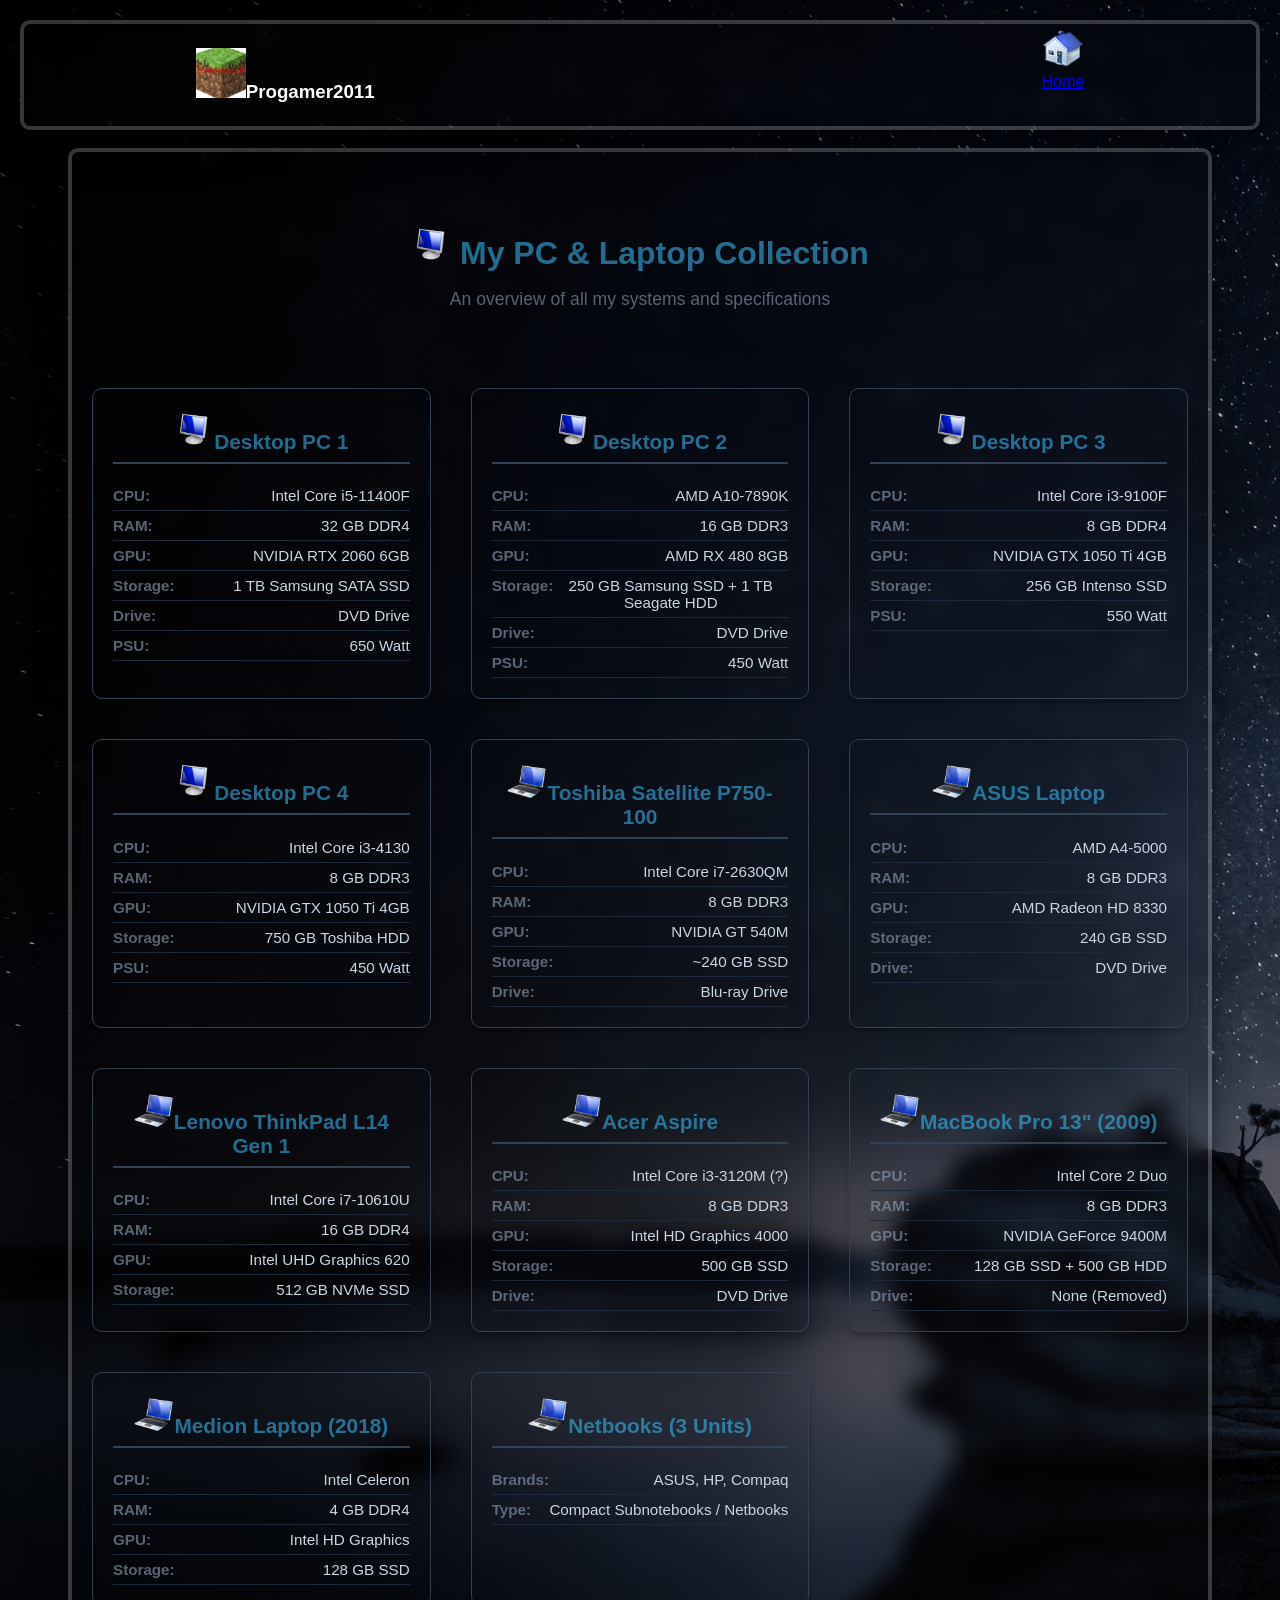
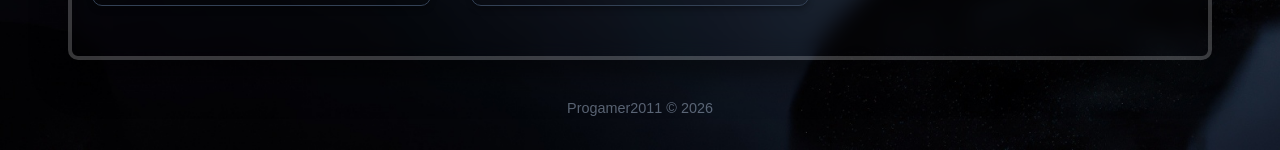
<file: index.html>
<!DOCTYPE html>
<html lang="en">
<head>
    <meta charset="UTF-8">
    <meta name="viewport" content="width=device-width, initial-scale=1.0">
    <title>My Hardware Collection</title>
    <link rel="stylesheet" href="style.css">
    <link rel="icon" type="image/webp" href="icon/favicon.png">
</head>
<body>
     <nav>
        <h3><img src="icon/c4.webp" height="50px" width="50px">Progamer2011</h3>
        <br>
        <a href="#"><img src="icon/home.webp" height="40px" width="40px"><br>Home</a>
        
        
    </nav> <br>
    <div class="container">
    <header>
        <h1><img src="icon/comp.webp" height="40px" width="40px"> My PC & Laptop Collection</h1>
        <p class="subtitle">An overview of all my systems and specifications</p>
    </header>

    <div class="grid">

        <!-- PC 1 -->
        <div class="card">
            <h2><img src="icon/comp.webp" height="40px" width="40px">Desktop PC 1</h2>
            <ul>
                <li><span class="label">CPU:</span> Intel Core i5-11400F</li>
                <li><span class="label">RAM:</span> 32 GB DDR4</li>
                <li><span class="label">GPU:</span> NVIDIA RTX 2060 6GB</li>
                <li><span class="label">Storage:</span> 1 TB Samsung SATA SSD</li>
                <li><span class="label">Drive:</span> DVD Drive</li>
                <li><span class="label">PSU:</span> 650 Watt</li>
            </ul>
        </div>

        <!-- PC 2 -->
        <div class="card">
            <h2><img src="icon/comp.webp" height="40px" width="40px">Desktop PC 2</h2>
            <ul>
                <li><span class="label">CPU:</span> AMD A10-7890K</li>
                <li><span class="label">RAM:</span> 16 GB DDR3</li>
                <li><span class="label">GPU:</span> AMD RX 480 8GB</li>
                <li><span class="label">Storage:</span> 250 GB Samsung SSD + 1 TB Seagate HDD</li>
                <li><span class="label">Drive:</span> DVD Drive</li>
                <li><span class="label">PSU:</span> 450 Watt</li>
            </ul>
        </div>

        <!-- PC 3 -->
        <div class="card">
            <h2><img src="icon/comp.webp" height="40px" width="40px">Desktop PC 3</h2>
            <ul>
                <li><span class="label">CPU:</span> Intel Core i3-9100F</li>
                <li><span class="label">RAM:</span> 8 GB DDR4</li>
                <li><span class="label">GPU:</span> NVIDIA GTX 1050 Ti 4GB</li>
                <li><span class="label">Storage:</span> 256 GB Intenso SSD</li>
                <li><span class="label">PSU:</span> 550 Watt</li>
            </ul>
        </div>

        <!-- PC 4 -->
        <div class="card">
            <h2><img src="icon/comp.webp" height="40px" width="40px">Desktop PC 4</h2>
            <ul>
                <li><span class="label">CPU:</span> Intel Core i3-4130</li>
                <li><span class="label">RAM:</span> 8 GB DDR3</li>
                <li><span class="label">GPU:</span> NVIDIA GTX 1050 Ti 4GB</li>
                <li><span class="label">Storage:</span> 750 GB Toshiba HDD</li>
                <li><span class="label">PSU:</span> 450 Watt</li>
            </ul>
        </div>

        <!-- Toshiba Laptop -->
        <div class="card">
            <h2><img src="icon/lap.webp" height="40px" width="40px">Toshiba Satellite P750-100</h2>
            <ul>
                <li><span class="label">CPU:</span> Intel Core i7-2630QM</li>
                <li><span class="label">RAM:</span> 8 GB DDR3</li>
                <li><span class="label">GPU:</span> NVIDIA GT 540M</li>
                <li><span class="label">Storage:</span> ~240 GB SSD</li>
                <li><span class="label">Drive:</span> Blu-ray Drive</li>
            </ul>
        </div>

        <!-- Asus Laptop -->
        <div class="card">
            <h2><img src="icon/lap.webp" height="40px" width="40px">ASUS Laptop</h2>
            <ul>
                <li><span class="label">CPU:</span> AMD A4-5000</li>
                <li><span class="label">RAM:</span> 8 GB DDR3</li>
                <li><span class="label">GPU:</span> AMD Radeon HD 8330</li>
                <li><span class="label">Storage:</span> 240 GB SSD</li>
                <li><span class="label">Drive:</span> DVD Drive</li>
            </ul>
        </div>

        <!-- ThinkPad L14 -->
        <div class="card">
            <h2><img src="icon/lap.webp" height="40px" width="40px">Lenovo ThinkPad L14 Gen 1</h2>
            <ul>
                <li><span class="label">CPU:</span> Intel Core i7-10610U</li>
                <li><span class="label">RAM:</span> 16 GB DDR4</li>
                <li><span class="label">GPU:</span> Intel UHD Graphics 620</li>
                <li><span class="label">Storage:</span> 512 GB NVMe SSD</li>
            </ul>
        </div>

        <!-- Acer Aspire -->
        <div class="card">
            <h2><img src="icon/lap.webp" height="40px" width="40px">Acer Aspire</h2>
            <ul>
                <li><span class="label">CPU:</span> Intel Core i3-3120M (?)</li>
                <li><span class="label">RAM:</span> 8 GB DDR3</li>
                <li><span class="label">GPU:</span> Intel HD Graphics 4000</li>
                <li><span class="label">Storage:</span> 500 GB SSD</li>
                <li><span class="label">Drive:</span> DVD Drive</li>
            </ul>
        </div>

        <!-- MacBook Pro 2009 -->
        <div class="card">
            <h2><img src="icon/lap.webp" height="40px" width="40px">MacBook Pro 13" (2009)</h2>
            <ul>
                <li><span class="label">CPU:</span> Intel Core 2 Duo</li>
                <li><span class="label">RAM:</span> 8 GB DDR3</li>
                <li><span class="label">GPU:</span> NVIDIA GeForce 9400M</li>
                <li><span class="label">Storage:</span> 128 GB SSD + 500 GB HDD</li>
                <li><span class="label">Drive:</span> None (Removed)</li>
            </ul>
        </div>

        <!-- Medion 2018 -->
        <div class="card">
            <h2><img src="icon/lap.webp" height="40px" width="40px">Medion Laptop (2018)</h2>
            <ul>
                <li><span class="label">CPU:</span> Intel Celeron</li>
                <li><span class="label">RAM:</span> 4 GB DDR4</li>
                <li><span class="label">GPU:</span> Intel HD Graphics</li>
                <li><span class="label">Storage:</span> 128 GB SSD</li>
            </ul>
        </div>

        <!-- Netbooks -->
        <div class="card">
            <h2><img src="icon/lap.webp" height="40px" width="40px">Netbooks (3 Units)</h2>
            <ul>
                <li><span class="label">Brands:</span> ASUS, HP, Compaq</li>
                <li><span class="label">Type:</span> Compact Subnotebooks / Netbooks</li>
            </ul>
        </div>

    </div>
    
    </div>

    <footer>
        <p>Progamer2011 © 2026</p>
    </footer>

</body>
</html>
</file>
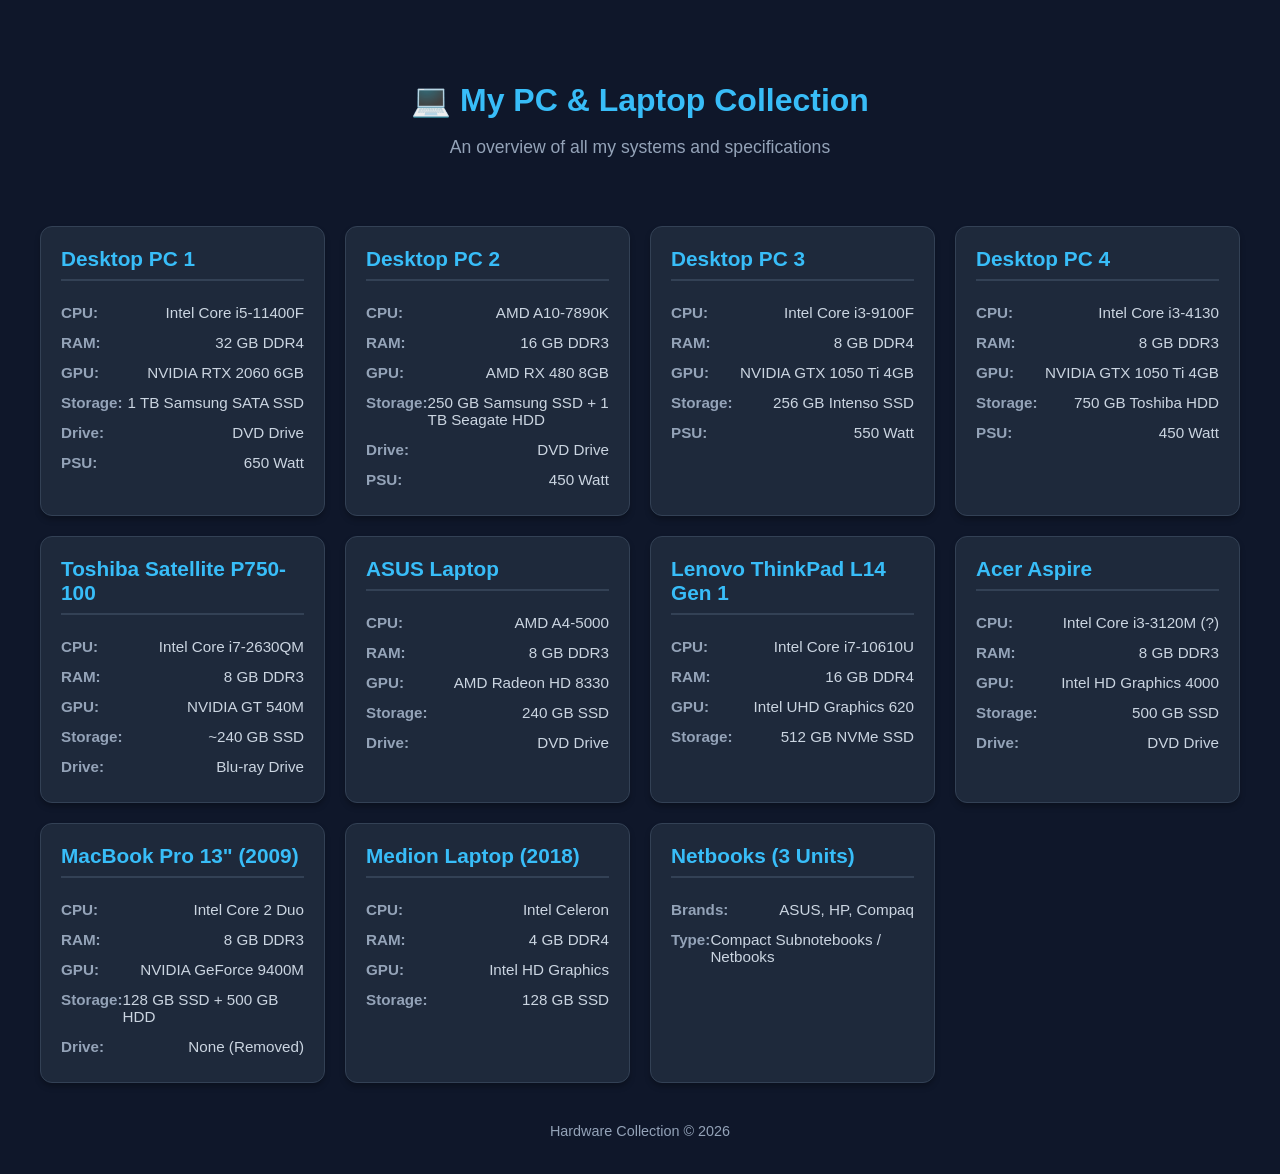
<file: test.html>
<!DOCTYPE html>
<html lang="en">
<head>
    <meta charset="UTF-8">
    <meta name="viewport" content="width=device-width, initial-scale=1.0">
    <title>My Hardware Collection</title>
    <style>
        :root {
            --bg-color: #0f172a;
            --card-bg: #1e293b;
            --accent: #38bdf8;
            --text: #f8fafc;
            --text-muted: #94a3b8;
        }

        body {
            font-family: 'Segoe UI', Tahoma, Geneva, Verdana, sans-serif;
            background-color: var(--bg-color);
            color: var(--text);
            margin: 0;
            padding: 20px;
        }

        header {
            text-align: center;
            padding: 40px 0 20px;
        }

        h1 {
            color: var(--accent);
            margin-bottom: 8px;
        }

        p.subtitle {
            color: var(--text-muted);
            font-size: 1.1rem;
        }

        .grid {
            display: grid;
            grid-template-columns: repeat(auto-fit, minmax(280px, 1fr));
            gap: 20px;
            max-width: 1200px;
            margin: 30px auto;
        }

        .card {
            background-color: var(--card-bg);
            border-radius: 12px;
            padding: 20px;
            box-shadow: 0 4px 6px -1px rgba(0, 0, 0, 0.3);
            border: 1px solid #334155;
        }

        .card h2 {
            margin-top: 0;
            font-size: 1.3rem;
            color: var(--accent);
            border-bottom: 2px solid #334155;
            padding-bottom: 8px;
        }

        .card ul {
            list-style: none;
            padding: 0;
            margin: 0;
        }

        .card li {
            padding: 6px 0;
            color: #cbd5e1;
            font-size: 0.95rem;
            display: flex;
            justify-content: space-between;
            border-bottom: 1px solid #1e293b;
        }

        .card li span.label {
            color: var(--text-muted);
            font-weight: 600;
        }

        footer {
            text-align: center;
            margin-top: 40px;
            color: var(--text-muted);
            font-size: 0.9rem;
        }
    </style>
</head>
<body>

    <header>
        <h1>💻 My PC & Laptop Collection</h1>
        <p class="subtitle">An overview of all my systems and specifications</p>
    </header>

    <div class="grid">

        <!-- PC 1 -->
        <div class="card">
            <h2>Desktop PC 1</h2>
            <ul>
                <li><span class="label">CPU:</span> Intel Core i5-11400F</li>
                <li><span class="label">RAM:</span> 32 GB DDR4</li>
                <li><span class="label">GPU:</span> NVIDIA RTX 2060 6GB</li>
                <li><span class="label">Storage:</span> 1 TB Samsung SATA SSD</li>
                <li><span class="label">Drive:</span> DVD Drive</li>
                <li><span class="label">PSU:</span> 650 Watt</li>
            </ul>
        </div>

        <!-- PC 2 -->
        <div class="card">
            <h2>Desktop PC 2</h2>
            <ul>
                <li><span class="label">CPU:</span> AMD A10-7890K</li>
                <li><span class="label">RAM:</span> 16 GB DDR3</li>
                <li><span class="label">GPU:</span> AMD RX 480 8GB</li>
                <li><span class="label">Storage:</span> 250 GB Samsung SSD + 1 TB Seagate HDD</li>
                <li><span class="label">Drive:</span> DVD Drive</li>
                <li><span class="label">PSU:</span> 450 Watt</li>
            </ul>
        </div>

        <!-- PC 3 -->
        <div class="card">
            <h2>Desktop PC 3</h2>
            <ul>
                <li><span class="label">CPU:</span> Intel Core i3-9100F</li>
                <li><span class="label">RAM:</span> 8 GB DDR4</li>
                <li><span class="label">GPU:</span> NVIDIA GTX 1050 Ti 4GB</li>
                <li><span class="label">Storage:</span> 256 GB Intenso SSD</li>
                <li><span class="label">PSU:</span> 550 Watt</li>
            </ul>
        </div>

        <!-- PC 4 -->
        <div class="card">
            <h2>Desktop PC 4</h2>
            <ul>
                <li><span class="label">CPU:</span> Intel Core i3-4130</li>
                <li><span class="label">RAM:</span> 8 GB DDR3</li>
                <li><span class="label">GPU:</span> NVIDIA GTX 1050 Ti 4GB</li>
                <li><span class="label">Storage:</span> 750 GB Toshiba HDD</li>
                <li><span class="label">PSU:</span> 450 Watt</li>
            </ul>
        </div>

        <!-- Toshiba Laptop -->
        <div class="card">
            <h2>Toshiba Satellite P750-100</h2>
            <ul>
                <li><span class="label">CPU:</span> Intel Core i7-2630QM</li>
                <li><span class="label">RAM:</span> 8 GB DDR3</li>
                <li><span class="label">GPU:</span> NVIDIA GT 540M</li>
                <li><span class="label">Storage:</span> ~240 GB SSD</li>
                <li><span class="label">Drive:</span> Blu-ray Drive</li>
            </ul>
        </div>

        <!-- Asus Laptop -->
        <div class="card">
            <h2>ASUS Laptop</h2>
            <ul>
                <li><span class="label">CPU:</span> AMD A4-5000</li>
                <li><span class="label">RAM:</span> 8 GB DDR3</li>
                <li><span class="label">GPU:</span> AMD Radeon HD 8330</li>
                <li><span class="label">Storage:</span> 240 GB SSD</li>
                <li><span class="label">Drive:</span> DVD Drive</li>
            </ul>
        </div>

        <!-- ThinkPad L14 -->
        <div class="card">
            <h2>Lenovo ThinkPad L14 Gen 1</h2>
            <ul>
                <li><span class="label">CPU:</span> Intel Core i7-10610U</li>
                <li><span class="label">RAM:</span> 16 GB DDR4</li>
                <li><span class="label">GPU:</span> Intel UHD Graphics 620</li>
                <li><span class="label">Storage:</span> 512 GB NVMe SSD</li>
            </ul>
        </div>

        <!-- Acer Aspire -->
        <div class="card">
            <h2>Acer Aspire</h2>
            <ul>
                <li><span class="label">CPU:</span> Intel Core i3-3120M (?)</li>
                <li><span class="label">RAM:</span> 8 GB DDR3</li>
                <li><span class="label">GPU:</span> Intel HD Graphics 4000</li>
                <li><span class="label">Storage:</span> 500 GB SSD</li>
                <li><span class="label">Drive:</span> DVD Drive</li>
            </ul>
        </div>

        <!-- MacBook Pro 2009 -->
        <div class="card">
            <h2>MacBook Pro 13" (2009)</h2>
            <ul>
                <li><span class="label">CPU:</span> Intel Core 2 Duo</li>
                <li><span class="label">RAM:</span> 8 GB DDR3</li>
                <li><span class="label">GPU:</span> NVIDIA GeForce 9400M</li>
                <li><span class="label">Storage:</span> 128 GB SSD + 500 GB HDD</li>
                <li><span class="label">Drive:</span> None (Removed)</li>
            </ul>
        </div>

        <!-- Medion 2018 -->
        <div class="card">
            <h2>Medion Laptop (2018)</h2>
            <ul>
                <li><span class="label">CPU:</span> Intel Celeron</li>
                <li><span class="label">RAM:</span> 4 GB DDR4</li>
                <li><span class="label">GPU:</span> Intel HD Graphics</li>
                <li><span class="label">Storage:</span> 128 GB SSD</li>
            </ul>
        </div>

        <!-- Netbooks -->
        <div class="card">
            <h2>Netbooks (3 Units)</h2>
            <ul>
                <li><span class="label">Brands:</span> ASUS, HP, Compaq</li>
                <li><span class="label">Type:</span> Compact Subnotebooks / Netbooks</li>
            </ul>
        </div>

    </div>

    <footer>
        <p>Hardware Collection © 2026</p>
    </footer>

</body>
</html>
</file>
<file: style.css>
:root {
            --bg-color: #0f172a;
            --card-bg: #1e293b;
            --accent: #38bff88f;
            --text: #f8fafc9f;
            --text-muted: #94a3b898;
        }
nav {
    box-shadow: rgba(0, 0, 0, 0.3) 0px 19px 38px, rgba(0, 0, 0, 0.22) 0px 15px 12px;
    backdrop-filter: blur(10px);
    border-radius: 10px;
    color: rgb(255, 255, 255);
    display: flex;
    justify-content: space-around;
    padding: 5px;
     border: 4px solid rgba(255, 255, 255, 0.212);
}
 
        body {
            font-family: 'Segoe UI', Tahoma, Geneva, Verdana, sans-serif;
            background-color: var(--bg-color);
            color: var(--text);
            margin: 0;
            padding: 20px;
            background-image: url(background.jpg);
            background-size: cover;
            text-align: center;
    justify-content: center ;
    background-size: cover;
    font-family: Arial, sans-serif;
        }

        .container {
    box-shadow: rgba(0, 0, 0, 0.3) 0px 19px 38px, rgba(0, 0, 0, 0.22) 0px 15px 12px;
    border-radius: 10px;
    backdrop-filter: blur(10px);
    background-size: cover;
    margin: auto;
    width: 90%;
    padding: 10px;
    border: 4px solid rgba(255, 255, 255, 0.212);
}
        header {
            text-align: center;
            padding: 40px 0 20px;
        }

        h1 {
            color: var(--accent);
            margin-bottom: 8px;
        }

        p.subtitle {
            color: var(--text-muted);
            font-size: 1.1rem;
        }

        .grid {
            display: grid;
            grid-template-columns: repeat(auto-fit, minmax(280px, 1fr));
            gap: 20px;
            max-width: 1200px;
            margin: 30px auto;
        }

        .card {
            border-radius: 12px;
                margin: 10px;
    text-align: center;
border-radius: 10px;
 box-shadow: rgba(0, 0, 0, 0.3) 0px 19px 38px, rgba(0, 0, 0, 0.22) 0px 15px 12px;
    backdrop-filter: blur(10px);
border: 4px solid rgba(255, 255, 255, 0.212);
            padding: 20px;
            box-shadow: 0 4px 6px -1px rgba(0, 0, 0, 0.3);
            border: 1px solid #334155;
        }

        .card h2 {
            margin-top: 0;
            font-size: 1.3rem;
            color: var(--accent);
            border-bottom: 2px solid #334155;
            padding-bottom: 8px;
        }

        .card ul {
            list-style: none;
            padding: 0;
            margin: 0;
        }

        .card li {
            padding: 6px 0;
            color: #cbd5e1;
            font-size: 0.95rem;
            display: flex;
            justify-content: space-between;
            border-bottom: 1px solid #1e293b;
        }

        .card li span.label {
            color: var(--text-muted);
            font-weight: 600;
        }

        footer {
            text-align: center;
            margin-top: 40px;
            color: var(--text-muted);
            font-size: 0.9rem;
        }
</file>
